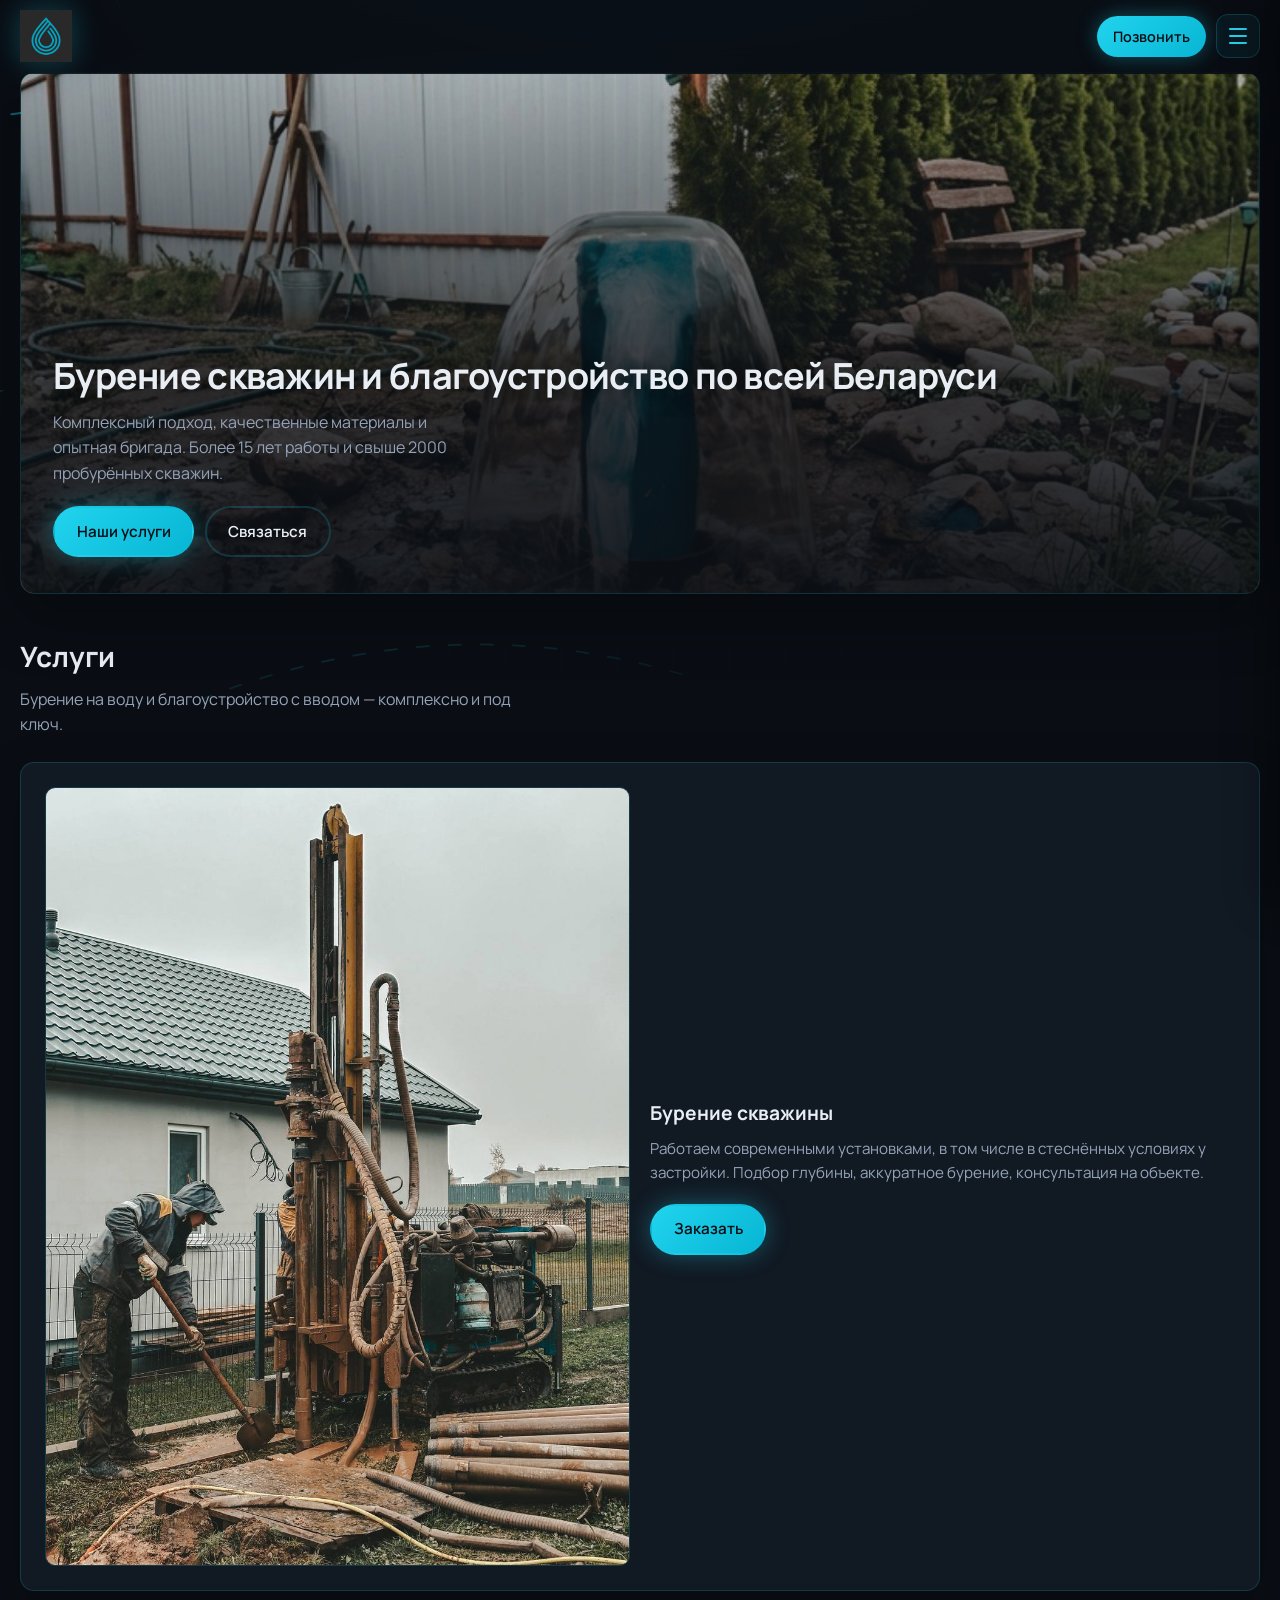
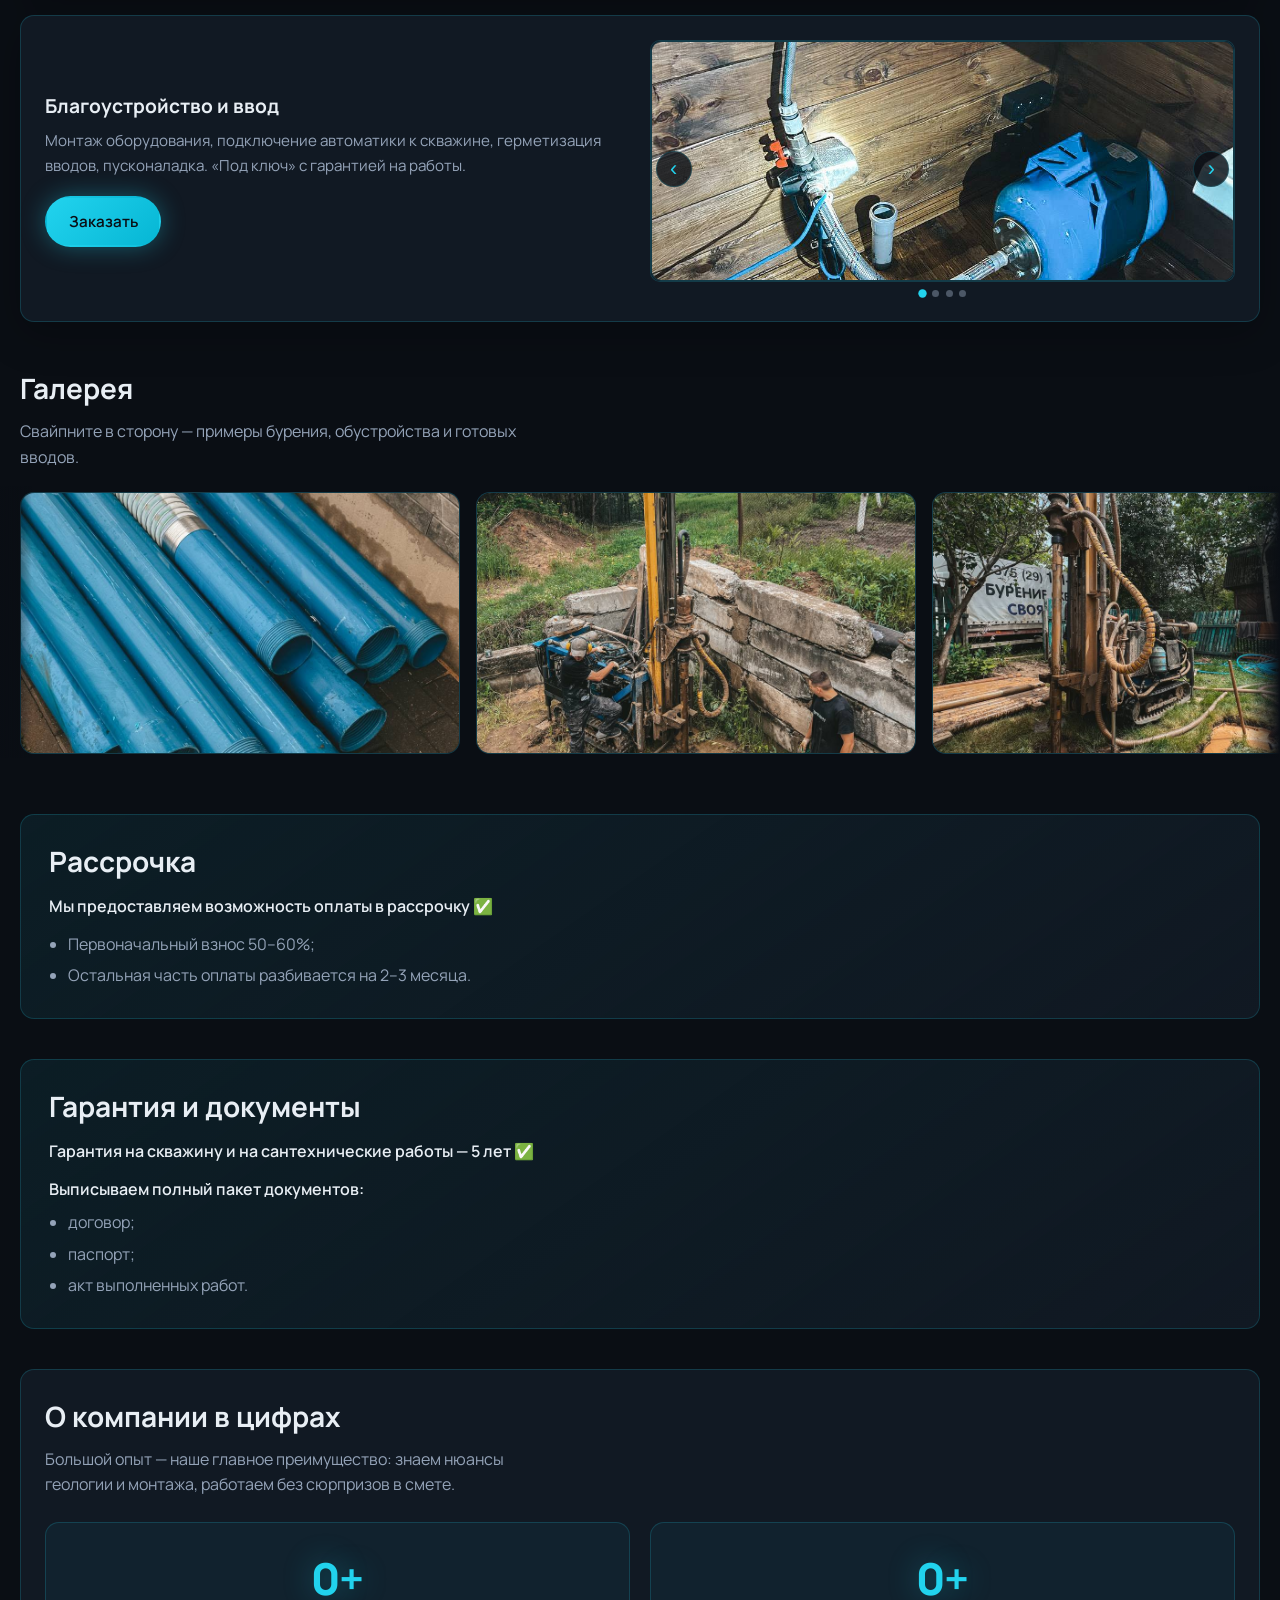
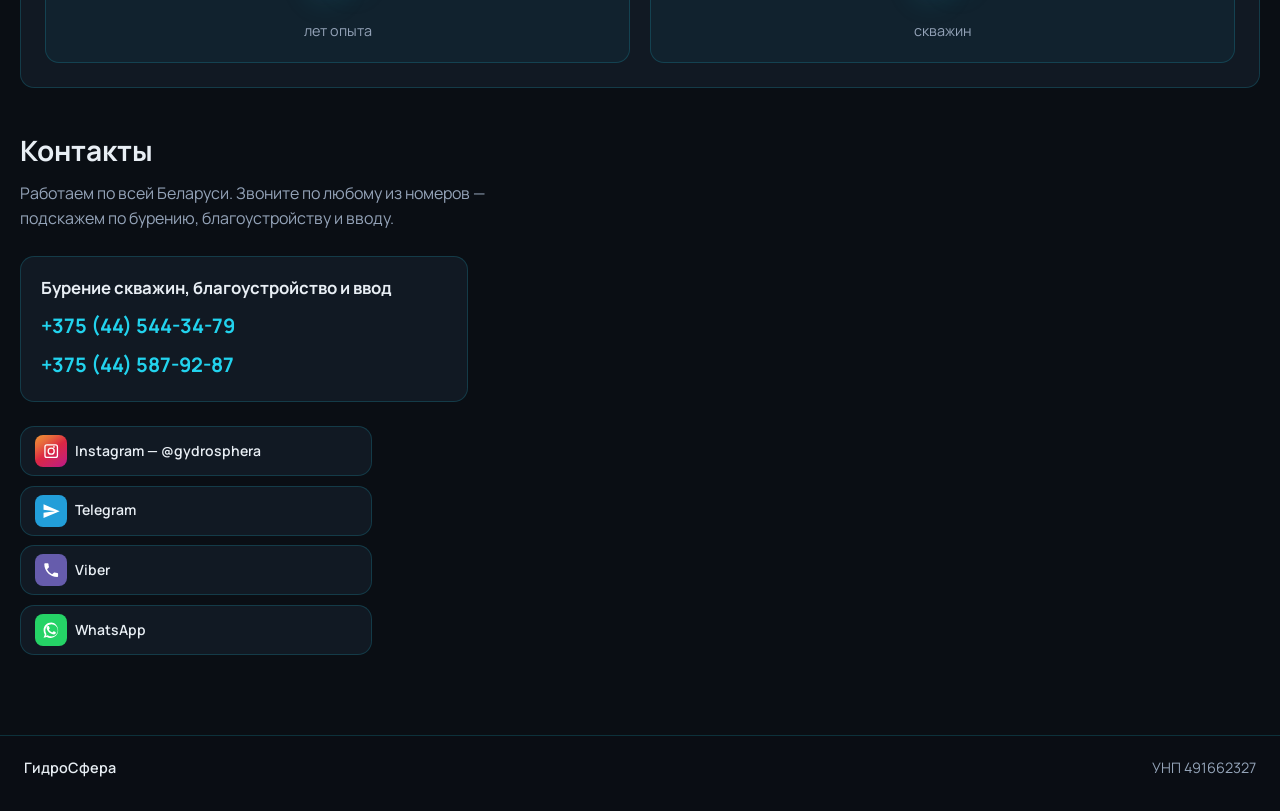
<file: public/index.html>
<!DOCTYPE html>
<html lang="ru">
<head>
  <meta charset="UTF-8" />
  <!-- Google Tag Manager -->
  <script>(function(w,d,s,l,i){w[l]=w[l]||[];w[l].push({'gtm.start':
  new Date().getTime(),event:'gtm.js'});var f=d.getElementsByTagName(s)[0],
  j=d.createElement(s),dl=l!='dataLayer'?'&l='+l:'';j.async=true;j.src=
  'https://www.googletagmanager.com/gtm.js?id='+i+dl;f.parentNode.insertBefore(j,f);
  })(window,document,'script','dataLayer','GTM-M7L6M87T');</script>
  <!-- End Google Tag Manager -->
  <meta name="viewport" content="width=device-width, initial-scale=1" />
  <meta name="description" content="ГидроСфера — бурение скважин и благоустройство под ключ по всей Беларуси. 15+ лет опыта, 2000+ скважин." />
  <meta name="yandex-verification" content="5a4e4db9c6df7a46" />
  <title>ГидроСфера — бурение скважин и благоустройство</title>
  <link rel="preconnect" href="https://fonts.googleapis.com" />
  <link rel="preconnect" href="https://fonts.gstatic.com" crossorigin />
  <link href="https://fonts.googleapis.com/css2?family=Manrope:wght@400;500;600;700&display=swap" rel="stylesheet" />
  <link rel="stylesheet" href="css/styles.css" />
</head>
<body>
  <!-- Google Tag Manager (noscript) -->
  <noscript><iframe src="https://www.googletagmanager.com/ns.html?id=GTM-M7L6M87T"
  height="0" width="0" style="display:none;visibility:hidden"></iframe></noscript>
  <!-- End Google Tag Manager (noscript) -->
  <canvas id="water-fx" class="water-fx" aria-hidden="true"></canvas>
  <div class="pipe-bg" aria-hidden="true">
    <svg class="pipe-svg" xmlns="http://www.w3.org/2000/svg" preserveAspectRatio="xMidYMid slice">
      <defs>
        <linearGradient id="pipe-glow" x1="0%" y1="0%" x2="100%" y2="100%">
          <stop offset="0%" style="stop-color:#22d3ee;stop-opacity:0.5" />
          <stop offset="100%" style="stop-color:#0891b2;stop-opacity:0.15" />
        </linearGradient>
      </defs>
      <path class="pipe-line" d="M-20,120 Q180,80 400,140 T900,100" fill="none" stroke="url(#pipe-glow)" stroke-width="2" />
      <path class="pipe-line pipe-line--2" d="M100,-30 Q220,200 380,180 T720,280" fill="none" stroke="url(#pipe-glow)" stroke-width="1.5" opacity="0.6" />
      <path class="pipe-line pipe-line--3" d="M-40,400 Q300,320 500,420 T1100,380" fill="none" stroke="url(#pipe-glow)" stroke-width="1.2" opacity="0.45" />
      <path class="pipe-line pipe-line--4" d="M200,700 Q450,600 700,680 T100%,650" fill="none" stroke="url(#pipe-glow)" stroke-width="1.8" opacity="0.35" />
    </svg>
    <div class="pipe-grid"></div>
  </div>

  <header class="site-header" id="header" data-header>
    <div class="header-inner">
      <a class="logo-link" href="#top" data-nav-anchor>
        <img class="logo-img" src="images/logo.jpeg" width="180" height="180" alt="ГидроСфера" decoding="async" />
      </a>
      <div class="header-actions">
        <a class="btn-call-top" href="#contacts" data-nav-anchor>Позвонить</a>
        <button type="button" class="burger" id="burger" aria-expanded="false" aria-controls="drawer" aria-label="Открыть меню">
          <span class="burger-bar"></span>
          <span class="burger-bar"></span>
          <span class="burger-bar"></span>
        </button>
      </div>
    </div>
    <div class="drawer" id="drawer" aria-hidden="true">
      <nav class="drawer-nav" aria-label="Разделы">
        <a href="#services" data-nav-anchor>Услуги</a>
        <a href="#gallery" data-nav-anchor>Галерея</a>
        <a href="#contacts" data-nav-anchor>Контакты</a>
      </nav>
    </div>
  </header>

  <div class="header-placeholder" aria-hidden="true"></div>

  <div class="page-shell">
    <main class="main-col" id="top">
        <section class="hero">
          <div class="hero-media">
            <img
              class="hero-media__img--well-result"
              src="images/main1.jpg"
              alt="Чистая вода из пробурённой скважины"
              width="1200"
              height="900"
              fetchpriority="high"
              decoding="async"
            />
            <div class="hero-scrim"></div>
          </div>
          <div class="hero-copy">
            <h1 class="hero-title">Бурение скважин и благоустройство по всей Беларуси</h1>
            <p class="hero-text">
              Комплексный подход, качественные материалы и опытная бригада. Более 15 лет работы и свыше 2000 пробурённых скважин.
            </p>
            <div class="hero-cta">
              <a class="btn btn-primary" href="#services">Наши услуги</a>
              <a class="btn btn-ghost" href="#contacts">Связаться</a>
            </div>
          </div>
        </section>

        <section class="section" id="services">
          <h2 class="section-title">Услуги</h2>
          <p class="section-lead">Бурение на воду и благоустройство с вводом — комплексно и под ключ.</p>

          <article class="service-card">
            <div class="service-card__media">
              <img src="images/photo_2026-03-30%2013.43.27.jpeg" alt="Бурение скважины у частного дома" width="800" height="600" loading="lazy" decoding="async" />
            </div>
            <div class="service-card__body">
              <h3 class="service-card__title">Бурение скважины</h3>
              <p class="service-card__text">
                Работаем современными установками, в том числе в стеснённых условиях у застройки. Подбор глубины, аккуратное бурение, консультация на объекте.
              </p>
              <a class="btn btn-primary service-card__cta" href="#contacts">Заказать</a>
            </div>
          </article>

          <article class="service-card service-card--reverse">
            <div class="service-card__media service-card__media--blago-gallery">
              <div class="blago-gallery" data-blago-gallery>
                <button type="button" class="blago-gallery__arrow blago-gallery__arrow--prev" aria-controls="blago-gallery-track" aria-label="Предыдущее фото">‹</button>
                <div class="blago-gallery__viewport" id="blago-gallery-viewport" tabindex="0" aria-roledescription="карусель" aria-label="Фото и схемы благоустройства">
                  <ul class="blago-gallery__track" id="blago-gallery-track" role="list">
                    <li class="blago-gallery__slide">
                      <button type="button" class="blago-gallery__zoom" data-full="images/blago_in.jpg" data-alt="Монтаж автоматики и гидроаккумулятора в помещении">
                        <img src="images/blago_in.jpg" alt="Монтаж автоматики и гидроаккумулятора в помещении" width="800" height="600" loading="lazy" decoding="async" />
                      </button>
                    </li>
                    <li class="blago-gallery__slide">
                      <button type="button" class="blago-gallery__zoom" data-full="images/blago_in1.jpg" data-alt="Схема ввода водоснабжения из скважины в дом">
                        <img class="blago-gallery__img--diagram" src="images/blago_in1.jpg" alt="Схема ввода водоснабжения из скважины в дом" width="800" height="600" loading="lazy" decoding="async" />
                      </button>
                    </li>
                    <li class="blago-gallery__slide">
                      <button type="button" class="blago-gallery__zoom" data-full="images/blago_out.jpg" data-alt="Обустройство в кессоне: оборудование на объекте">
                        <img src="images/blago_out.jpg" alt="Обустройство в кессоне: оборудование на объекте" width="800" height="600" loading="lazy" decoding="async" />
                      </button>
                    </li>
                    <li class="blago-gallery__slide">
                      <button type="button" class="blago-gallery__zoom" data-full="images/blago_out1.jpg" data-alt="Схема обустройства скважины в кессоне">
                        <img class="blago-gallery__img--diagram" src="images/blago_out1.jpg" alt="Схема обустройства скважины в кессоне" width="800" height="600" loading="lazy" decoding="async" />
                      </button>
                    </li>
                  </ul>
                </div>
                <button type="button" class="blago-gallery__arrow blago-gallery__arrow--next" aria-controls="blago-gallery-track" aria-label="Следующее фото">›</button>
                <div class="blago-gallery__dots" role="group" aria-label="Галерея благоустройства"></div>
              </div>
            </div>
            <div class="service-card__body">
              <h3 class="service-card__title">Благоустройство и ввод</h3>
              <p class="service-card__text">
                Монтаж оборудования, подключение автоматики к скважине, герметизация вводов, пусконаладка. «Под ключ» с гарантией на работы.
              </p>
              <a class="btn btn-primary service-card__cta" href="#contacts">Заказать</a>
            </div>
          </article>
        </section>

        <section class="section section-gallery" id="gallery" aria-label="Галерея работ и процесса">
          <h2 class="section-title">Галерея</h2>
          <p class="section-lead section-lead--gallery">Свайпните в сторону — примеры бурения, обустройства и готовых вводов.</p>
          <div class="gallery-rail-wrap">
            <div class="gallery-rail" id="gallery-rail" tabindex="0" role="region" aria-label="Фотогалерея, листайте в сторону">
              <ul class="gallery-rail__track">
                <li class="gallery-rail__slide"><button type="button" class="gallery-thumb" data-full="images/photo_2026-03-30%2013.43.28.jpeg" data-alt="Обсадные трубы на объекте"><img src="images/photo_2026-03-30%2013.43.28.jpeg" alt="" width="640" height="420" loading="lazy" decoding="async" /></button></li>
                <li class="gallery-rail__slide"><button type="button" class="gallery-thumb" data-full="images/photo_2026-03-30%2013.43.32.jpeg" data-alt="Бурение: установка и специалисты"><img src="images/photo_2026-03-30%2013.43.32.jpeg" alt="" width="640" height="420" loading="lazy" decoding="async" /></button></li>
                <li class="gallery-rail__slide"><button type="button" class="gallery-thumb" data-full="images/photo_2026-03-30%2013.43.20.jpeg" data-alt="Буровая работа на участке с газоном"><img src="images/photo_2026-03-30%2013.43.20.jpeg" alt="" width="640" height="420" loading="lazy" decoding="async" /></button></li>
                <li class="gallery-rail__slide"><button type="button" class="gallery-thumb" data-full="images/photo_2026-03-30%2013.43.27.jpeg" data-alt="Бурение скважины у частного дома"><img src="images/photo_2026-03-30%2013.43.27.jpeg" alt="" width="640" height="420" loading="lazy" decoding="async" /></button></li>
                <li class="gallery-rail__slide"><button type="button" class="gallery-thumb" data-full="images/photo_2026-03-30%2013.43.35.jpeg" data-alt="Буровая установка рядом с домом"><img src="images/photo_2026-03-30%2013.43.35.jpeg" alt="" width="640" height="420" loading="lazy" decoding="async" /></button></li>
                <li class="gallery-rail__slide"><button type="button" class="gallery-thumb" data-full="images/main.jpeg" data-alt="Готовое водоснабжение на объекте"><img src="images/main.jpeg" alt="" width="640" height="420" loading="lazy" decoding="async" /></button></li>
                <li class="gallery-rail__slide"><button type="button" class="gallery-thumb" data-full="images/2026-03-30%2015.04.41.jpg" data-alt="Насосная станция, пробный пуск"><img class="thumb-crop--pump-top" src="images/2026-03-30%2015.04.41.jpg" alt="" width="640" height="420" loading="lazy" decoding="async" /></button></li>
                <li class="gallery-rail__slide"><button type="button" class="gallery-thumb" data-full="images/blago-1.jpeg" data-alt="Автоматика и гидроаккумулятор в помещении"><img src="images/blago-1.jpeg" alt="" width="640" height="420" loading="lazy" decoding="async" /></button></li>
                <li class="gallery-rail__slide"><button type="button" class="gallery-thumb" data-full="images/blago-2.jpeg" data-alt="Обвязка скважины в кессоне"><img src="images/blago-2.jpeg" alt="" width="640" height="420" loading="lazy" decoding="async" /></button></li>
                <li class="gallery-rail__slide"><button type="button" class="gallery-thumb" data-full="images/photo_2026-03-30%2013.43.19.jpeg" data-alt="Оголовок скважины, ввод трубы и кабеля"><img src="images/photo_2026-03-30%2013.43.19.jpeg" alt="" width="640" height="420" loading="lazy" decoding="async" /></button></li>
                <li class="gallery-rail__slide"><button type="button" class="gallery-thumb" data-full="images/photo_2026-03-30%2013.43.11.jpeg" data-alt="Комплектация: насос, труба и оголовок"><img src="images/photo_2026-03-30%2013.43.11.jpeg" alt="" width="640" height="420" loading="lazy" decoding="async" /></button></li>
              </ul>
            </div>
          </div>
        </section>

        <section class="section section--installment" id="installment">
          <div class="installment-card">
            <h2 class="section-title section-title--in-card">Рассрочка</h2>
            <p class="installment-intro">Мы предоставляем возможность оплаты в рассрочку ✅</p>
            <ul class="installment-list">
              <li>Первоначальный взнос 50–60%;</li>
              <li>Остальная часть оплаты разбивается на 2–3 месяца.</li>
            </ul>
          </div>
        </section>

        <section class="section section--warranty" id="warranty" aria-label="Гарантия и документы">
          <div class="installment-card">
            <h2 class="section-title section-title--in-card">Гарантия и документы</h2>
            <p class="installment-intro">Гарантия на скважину и на сантехнические работы — 5 лет ✅</p>
            <p class="warranty-docs-lead">Выписываем полный пакет документов:</p>
            <ul class="installment-list warranty-docs-list">
              <li>договор;</li>
              <li>паспорт;</li>
              <li>акт выполненных работ.</li>
            </ul>
          </div>
        </section>

        <section class="section section-stats" id="stats" data-stats-section>
          <h2 class="section-title">О компании в цифрах</h2>
          <p class="section-lead">Большой опыт — наше главное преимущество: знаем нюансы геологии и монтажа, работаем без сюрпризов в смете.</p>
          <div class="stats-grid">
            <div class="stat-block">
              <span class="stat-value"><span class="stat-num" data-target="15" data-decimals="0">0</span><span class="stat-suffix">+</span></span>
              <span class="stat-caption">лет опыта</span>
            </div>
            <div class="stat-block">
              <span class="stat-value"><span class="stat-num" data-target="2000" data-decimals="0">0</span><span class="stat-suffix">+</span></span>
              <span class="stat-caption">скважин</span>
            </div>
          </div>
        </section>

        <section class="section section--contacts" id="contacts">
          <h2 class="section-title">Контакты</h2>
          <p class="section-lead">Работаем по всей Беларуси. Звоните по любому из номеров — подскажем по бурению, благоустройству и вводу.</p>
          <div class="contacts-grid contacts-grid--single">
            <div class="contact-block">
              <h3>Бурение скважин, благоустройство и ввод</h3>
              <div class="contact-tel-list">
                <a class="contact-tel" href="tel:+375445443479">+375 (44) 544-34-79</a>
                <a class="contact-tel" href="tel:+375445879287">+375 (44) 587-92-87</a>
              </div>
            </div>
          </div>
          <div class="contacts-social">
            <a
              class="social-chip social-chip--instagram"
              href="https://www.instagram.com/gydrosphera?igsh=NHYzYXYzOWxzYXF4"
              target="_blank"
              rel="noopener noreferrer"
            >
              <span class="social-chip__badge social-chip__badge--instagram" aria-hidden="true">
                <svg class="social-chip__svg" viewBox="0 0 24 24" fill="none" xmlns="http://www.w3.org/2000/svg" aria-hidden="true">
                  <path d="M12 7.2A4.8 4.8 0 1 0 12 16.8 4.8 4.8 0 0 0 12 7.2Zm0 7.9a3.1 3.1 0 1 1 0-6.2 3.1 3.1 0 0 1 0 6.2Z" fill="currentColor"/>
                  <path d="M16.7 6.4a1.1 1.1 0 1 1-2.2 0 1.1 1.1 0 0 1 2.2 0Z" fill="currentColor"/>
                  <path d="M17.6 3H6.4A3.4 3.4 0 0 0 3 6.4v11.2A3.4 3.4 0 0 0 6.4 21h11.2a3.4 3.4 0 0 0 3.4-3.4V6.4A3.4 3.4 0 0 0 17.6 3Zm1.7 14.6a1.7 1.7 0 0 1-1.7 1.7H6.4a1.7 1.7 0 0 1-1.7-1.7V6.4a1.7 1.7 0 0 1 1.7-1.7h11.2a1.7 1.7 0 0 1 1.7 1.7v11.2Z" fill="currentColor"/>
                </svg>
              </span>
              <span class="social-chip__text">Instagram — @gydrosphera</span>
            </a>
            <a
              class="social-chip social-chip--telegram"
              href="https://t.me/+375445443479"
              target="_blank"
              rel="noopener noreferrer"
            >
              <span class="social-chip__badge social-chip__badge--telegram" aria-hidden="true">
                <svg class="social-chip__svg" viewBox="0 0 24 24" fill="currentColor" xmlns="http://www.w3.org/2000/svg" aria-hidden="true">
                  <path d="M2.01 21 23 12 2.01 3 2 10l15 2-15 2z"/>
                </svg>
              </span>
              <span class="social-chip__text">Telegram</span>
            </a>
            <a
              class="social-chip social-chip--viber"
              href="viber://chat?number=375445443479"
              aria-label="Открыть чат в Viber, номер +375445443479"
            >
              <span class="social-chip__badge social-chip__badge--viber" aria-hidden="true">
                <svg class="social-chip__svg" viewBox="0 0 24 24" fill="currentColor" xmlns="http://www.w3.org/2000/svg" aria-hidden="true">
                  <path d="M6.62 10.79c1.44 2.83 3.76 5.14 6.59 6.59l2.2-2.2c.27-.27.67-.36 1.02-.24 1.12.37 2.33.57 3.57.57.55 0 1 .45 1 1V20c0 .55-.45 1-1 1-9.39 0-17-7.61-17-17 0-.55.45-1 1-1h3.5c.55 0 1 .45 1 1 0 1.25.2 2.45.57 3.57.11.35.03.74-.25 1.02l-2.2 2.2z"/>
                </svg>
              </span>
              <span class="social-chip__text">Viber</span>
            </a>
            <a
              class="social-chip social-chip--whatsapp"
              href="https://wa.me/375445443479"
              target="_blank"
              rel="noopener noreferrer"
            >
              <span class="social-chip__badge social-chip__badge--whatsapp" aria-hidden="true">
                <svg class="social-chip__svg" viewBox="0 0 24 24" fill="currentColor" xmlns="http://www.w3.org/2000/svg" aria-hidden="true">
                  <path d="M17.47 14.38c-.3-.15-1.76-.87-2.03-.97-.27-.1-.47-.15-.67.15-.2.3-.77.97-.94 1.16-.17.2-.35.22-.65.07-.3-.15-1.26-.46-2.39-1.47-.88-.79-1.48-1.76-1.65-2.06-.17-.3-.02-.46.13-.61.13-.13.3-.35.45-.52.15-.17.2-.3.3-.5.1-.2.05-.37-.02-.52-.07-.15-.67-1.61-.92-2.21-.24-.58-.49-.5-.67-.51h-.57c-.2 0-.52.07-.79.37-.27.3-1.04 1.02-1.04 2.48 0 1.46 1.07 2.88 1.22 3.07.15.2 2.1 3.2 5.08 4.49.71.3 1.26.49 1.69.62.71.23 1.36.2 1.87.12.57-.09 1.76-.72 2-1.41.25-.7.25-1.29.17-1.41-.08-.12-.27-.2-.57-.35z"/>
                  <path d="M12.05 2C6.5 2 2.06 6.44 2.06 11.98c0 2.1.55 4.14 1.59 5.95L2 22l4.3-1.13a9.9 9.9 0 0 0 4.75 1.21h.01c5.55 0 10.01-4.44 10.01-9.98C21.07 6.44 16.6 2 12.05 2zm0 17.9h-.01a8.1 8.1 0 0 1-4.12-1.13l-.3-.18-2.47.65.66-2.41-.19-.3a8.07 8.07 0 0 1-1.24-4.35c0-4.47 3.64-8.1 8.12-8.1a8.06 8.06 0 0 1 5.72 2.37 8.05 8.05 0 0 1 2.37 5.73c0 4.47-3.64 8.1-8.12 8.1z"/>
                </svg>
              </span>
              <span class="social-chip__text">WhatsApp</span>
            </a>
          </div>
        </section>
    </main>
  </div>

  <footer class="site-footer">
    <div class="footer-inner">
      <span class="footer-name">ГидроСфера</span>
      <span class="footer-unp">УНП 491662327</span>
    </div>
  </footer>

  <div class="lightbox" id="lightbox" hidden>
    <button type="button" class="lightbox-close" id="lightbox-close" aria-label="Закрыть">×</button>
    <img class="lightbox-img" id="lightbox-img" alt="" />
  </div>

  <script src="js/main.js"></script>
  <script src="js/water-jet.js"></script>
</body>
</html>
</file>
<file: public/css/styles.css>
:root {
  --bg-deep: #0a0e14;
  --bg-panel: #111923;
  --bg-panel-hover: #162030;
  --text: #e8eef4;
  --text-muted: #94a3b8;
  --neon: #22d3ee;
  --neon-dim: rgba(34, 211, 238, 0.35);
  --neon-glow: rgba(34, 211, 238, 0.12);
  --border: rgba(34, 211, 238, 0.18);
  --header-compact: 72px;
  --font: "Manrope", system-ui, sans-serif;
  --ease: cubic-bezier(0.22, 1, 0.36, 1);
  --radius: 14px;
}

*,
*::before,
*::after {
  box-sizing: border-box;
}

html {
  scroll-behavior: smooth;
  /* якоря (#services и т.д.) — заголовок не под фиксированной шапкой */
  scroll-padding-top: calc(var(--header-compact) + 0.75rem);
}

@media (prefers-reduced-motion: reduce) {
  html {
    scroll-behavior: auto;
  }
  *,
  *::before,
  *::after {
    animation-duration: 0.01ms !important;
    transition-duration: 0.01ms !important;
  }

  .pipe-line {
    animation: none !important;
  }
}

body {
  margin: 0;
  font-family: var(--font);
  font-size: 1rem;
  line-height: 1.6;
  color: var(--text);
  background: var(--bg-deep);
}

img {
  max-width: 100%;
  height: auto;
  display: block;
}

a {
  color: var(--neon);
}

a:hover {
  color: #67e8f9;
}

/* ——— Neon pipe background ——— */

.pipe-bg {
  position: fixed;
  inset: 0;
  z-index: -2;
  pointer-events: none;
  background: radial-gradient(ellipse 100% 80% at 50% -20%, rgba(8, 145, 178, 0.18), transparent 55%), var(--bg-deep);
}

.pipe-svg {
  position: absolute;
  width: 100%;
  height: 100%;
  filter: drop-shadow(0 0 12px rgba(34, 211, 238, 0.25));
}

.pipe-line {
  stroke-linecap: round;
  animation: pipe-flow 28s ease-in-out infinite;
}

.pipe-line--2 {
  animation-duration: 36s;
  animation-delay: -4s;
}

.pipe-line--3 {
  animation-duration: 32s;
  animation-delay: -8s;
}

.pipe-line--4 {
  animation-duration: 40s;
  animation-delay: -12s;
}

@keyframes pipe-flow {
  0%,
  100% {
    stroke-dashoffset: 0;
    opacity: 0.5;
  }
  50% {
    stroke-dashoffset: -80;
    opacity: 0.85;
  }
}

.pipe-line {
  stroke-dasharray: 12 20;
}

.pipe-grid {
  position: absolute;
  inset: 0;
  opacity: 0.22;
  background-image:
    linear-gradient(rgba(34, 211, 238, 0.12) 1px, transparent 1px),
    linear-gradient(90deg, rgba(34, 211, 238, 0.1) 1px, transparent 1px);
  background-size: 56px 56px;
  mask-image: radial-gradient(ellipse 85% 70% at 50% 30%, black 20%, transparent 75%);
}

/* ——— Header ——— */

.site-header {
  position: fixed;
  top: 0;
  left: 0;
  right: 0;
  z-index: 100;
  background: rgba(10, 14, 20, 0.78);
  backdrop-filter: blur(14px);
  -webkit-backdrop-filter: blur(14px);
  border-bottom: 1px solid transparent;
  transition:
    border-color 0.35s var(--ease),
    box-shadow 0.35s var(--ease);
}

.site-header.is-scrolled {
  border-color: var(--border);
  box-shadow: 0 8px 32px rgba(0, 0, 0, 0.35);
}

.header-inner {
  display: flex;
  align-items: center;
  justify-content: space-between;
  flex-wrap: wrap;
  gap: 0.65rem 0.75rem;
  max-width: 1280px;
  margin: 0 auto;
  padding: 0.65rem 1.25rem;
  min-height: var(--header-compact);
}

.logo-link {
  line-height: 0;
  flex-shrink: 0;
}

.logo-img {
  height: clamp(44px, 10vw, 52px);
  width: auto;
  object-fit: contain;
  filter: drop-shadow(0 0 14px rgba(34, 211, 238, 0.28));
}

.header-actions {
  display: flex;
  align-items: center;
  gap: 0.65rem;
}

.btn-call-top {
  display: inline-flex;
  align-items: center;
  justify-content: center;
  padding: 0.55rem 1rem;
  font-weight: 600;
  font-size: 0.9rem;
  text-decoration: none;
  color: var(--bg-deep);
  background: linear-gradient(135deg, var(--neon), #06b6d4);
  border-radius: 999px;
  box-shadow: 0 0 20px rgba(34, 211, 238, 0.35);
  transition:
    transform 0.2s var(--ease),
    box-shadow 0.2s var(--ease);
}

.btn-call-top:hover {
  color: var(--bg-deep);
  transform: translateY(-1px);
  box-shadow: 0 0 28px rgba(34, 211, 238, 0.5);
}

.burger {
  display: flex;
  flex-direction: column;
  justify-content: center;
  gap: 5px;
  width: 2.75rem;
  height: 2.75rem;
  padding: 0;
  border: 1px solid var(--border);
  border-radius: 12px;
  background: rgba(34, 211, 238, 0.06);
  cursor: pointer;
  transition: background 0.25s var(--ease);
}

.burger:hover {
  background: rgba(34, 211, 238, 0.12);
}

.burger-bar {
  display: block;
  width: 1.1rem;
  height: 2px;
  margin: 0 auto;
  background: var(--neon);
  border-radius: 1px;
  transition:
    transform 0.35s var(--ease),
    opacity 0.2s;
}

.burger[aria-expanded="true"] .burger-bar:nth-child(1) {
  transform: translateY(7px) rotate(45deg);
}

.burger[aria-expanded="true"] .burger-bar:nth-child(2) {
  opacity: 0;
}

.burger[aria-expanded="true"] .burger-bar:nth-child(3) {
  transform: translateY(-7px) rotate(-45deg);
}

.drawer {
  position: fixed;
  top: 0;
  right: 0;
  width: min(300px, 86vw);
  height: 100vh;
  padding: calc(var(--header-compact) + 1.5rem) 1.5rem 2rem;
  background: rgba(17, 25, 35, 0.97);
  border-left: 1px solid var(--border);
  box-shadow: -12px 0 40px rgba(0, 0, 0, 0.45);
  transform: translateX(100%);
  transition: transform 0.4s var(--ease);
  z-index: 99;
}

.drawer.is-open {
  transform: translateX(0);
}

.drawer-nav {
  display: flex;
  flex-direction: column;
  gap: 0.35rem;
}

.drawer-nav a {
  padding: 0.9rem 1rem;
  font-size: 1.1rem;
  font-weight: 600;
  text-decoration: none;
  color: var(--text);
  border-radius: var(--radius);
  border: 1px solid transparent;
  transition:
    background 0.2s,
    border-color 0.2s;
}

.drawer-nav a:hover {
  background: var(--neon-glow);
  border-color: var(--border);
  color: var(--neon);
}

.drawer-backdrop {
  position: fixed;
  inset: 0;
  z-index: 98;
  background: rgba(0, 0, 0, 0.45);
  opacity: 0;
  visibility: hidden;
  transition: opacity 0.3s var(--ease);
}

.drawer-backdrop.is-visible {
  opacity: 1;
  visibility: visible;
  pointer-events: auto;
}

.drawer-backdrop:not(.is-visible) {
  pointer-events: none;
}

.header-placeholder {
  height: var(--header-compact);
}

/* ——— Water touch FX (canvas) ——— */

.water-fx {
  position: fixed;
  inset: 0;
  z-index: 40;
  pointer-events: none;
}

/* ——— Layout ——— */

.page-shell {
  max-width: 1280px;
  margin: 0 auto;
  padding: 0 1.25rem 3rem;
}

.main-col {
  min-width: 0;
}

/* ——— Hero ——— */

.hero {
  position: relative;
  border-radius: var(--radius);
  overflow: hidden;
  margin-bottom: 2.5rem;
  border: 1px solid var(--border);
  box-shadow: 0 20px 60px rgba(0, 0, 0, 0.4);
}

.hero-media {
  position: relative;
  max-height: min(70vh, 520px);
}

.hero-media img {
  width: 100%;
  height: min(70vh, 520px);
  object-fit: cover;
}

/* Кадр: ~2/3 высоты снимка, сдвиг +10cm по вертикали */
.hero-media__img--well-result {
  object-position: center 56%;
}

.hero-scrim {
  position: absolute;
  inset: 0;
  background: linear-gradient(180deg, rgba(10, 14, 20, 0.2) 0%, rgba(10, 14, 20, 0.75) 55%, rgba(10, 14, 20, 0.92) 100%);
  pointer-events: none;
}

.hero-copy {
  position: relative;
  padding: 1.5rem 1.5rem 1.75rem;
  margin-top: -4rem;
}

@media (min-width: 640px) {
  .hero-copy {
    position: absolute;
    left: 0;
    right: 0;
    bottom: 0;
    margin-top: 0;
    padding: 2rem 2rem 2.25rem;
  }
}

.hero-title {
  margin: 0 0 0.75rem;
  font-size: clamp(1.5rem, 4vw, 2.25rem);
  font-weight: 700;
  line-height: 1.2;
  letter-spacing: -0.02em;
  text-shadow: 0 2px 24px rgba(0, 0, 0, 0.6);
}

.hero-text {
  margin: 0 0 1.25rem;
  max-width: 40ch;
  color: var(--text-muted);
  font-size: 1rem;
}

.hero-cta {
  display: flex;
  flex-wrap: wrap;
  gap: 0.65rem;
}

.btn {
  display: inline-flex;
  align-items: center;
  justify-content: center;
  padding: 0.7rem 1.35rem;
  font-family: inherit;
  font-weight: 600;
  font-size: 0.95rem;
  text-decoration: none;
  border-radius: 999px;
  border: 2px solid transparent;
  cursor: pointer;
  transition:
    transform 0.2s var(--ease),
    box-shadow 0.2s var(--ease),
    background 0.2s;
}

.btn-primary {
  background: linear-gradient(135deg, var(--neon), #06b6d4);
  color: var(--bg-deep);
  box-shadow: 0 0 24px rgba(34, 211, 238, 0.35);
}

.btn-primary:hover {
  color: var(--bg-deep);
  transform: translateY(-1px);
}

.btn-ghost {
  background: transparent;
  color: var(--text);
  border-color: var(--border);
}

.btn-ghost:hover {
  border-color: var(--neon);
  color: var(--neon);
}

/* ——— Sections ——— */

.section {
  margin-bottom: 2.75rem;
}

.section-title {
  margin: 0 0 0.5rem;
  font-size: clamp(1.35rem, 2.8vw, 1.75rem);
  font-weight: 700;
}

.section-lead {
  margin: 0 0 1.5rem;
  color: var(--text-muted);
  max-width: 52ch;
}

.section-lead--gallery {
  margin-bottom: 1rem;
}

/* ——— Services ——— */

.service-card {
  display: grid;
  gap: 1.25rem;
  padding: 1.25rem;
  margin-bottom: 1.5rem;
  background: var(--bg-panel);
  border: 1px solid var(--border);
  border-radius: var(--radius);
  box-shadow: 0 12px 40px rgba(0, 0, 0, 0.25);
  transition: border-color 0.25s var(--ease);
}

.service-card:hover {
  border-color: rgba(34, 211, 238, 0.35);
}

@media (min-width: 768px) {
  .service-card {
    grid-template-columns: 1fr 1fr;
    align-items: center;
    padding: 1.5rem;
  }

  .service-card--reverse .service-card__media {
    order: 2;
  }

  .service-card--reverse .service-card__body {
    order: 1;
  }
}

.service-card__body {
  display: flex;
  flex-direction: column;
  align-items: flex-start;
}

.service-card__media img {
  width: 100%;
  height: 220px;
  object-fit: cover;
  border-radius: calc(var(--radius) - 4px);
  border: 1px solid var(--border);
}

.service-card__media--pair {
  display: grid;
  gap: 0.65rem;
}

.service-card__media--pair img {
  height: 160px;
}

/* Благоустройство: карусель (свайп + стрелки + точки) */
.service-card__media--blago-gallery {
  min-height: 0;
}

.blago-gallery {
  position: relative;
  width: 100%;
}

.blago-gallery__viewport {
  overflow-x: auto;
  scroll-snap-type: x mandatory;
  scroll-behavior: smooth;
  -webkit-overflow-scrolling: touch;
  border-radius: calc(var(--radius) - 4px);
  border: 1px solid var(--border);
  background: var(--bg-panel);
  scrollbar-width: thin;
  scrollbar-color: rgba(34, 211, 238, 0.35) transparent;
}

.blago-gallery__viewport::-webkit-scrollbar {
  height: 5px;
}

.blago-gallery__viewport::-webkit-scrollbar-thumb {
  background: rgba(34, 211, 238, 0.35);
  border-radius: 3px;
}

.blago-gallery__track {
  display: flex;
  margin: 0;
  padding: 0;
  list-style: none;
}

.blago-gallery__slide {
  flex: 0 0 100%;
  scroll-snap-align: start;
  scroll-snap-stop: always;
}

.blago-gallery__zoom {
  display: block;
  width: 100%;
  margin: 0;
  padding: 0;
  border: none;
  cursor: zoom-in;
  background: transparent;
  border-radius: inherit;
}

.blago-gallery__zoom:focus-visible {
  outline: 2px solid var(--neon);
  outline-offset: 2px;
}

.blago-gallery__zoom img {
  display: block;
  width: 100%;
  height: 200px;
  object-fit: cover;
}

.blago-gallery__img--diagram {
  object-fit: contain;
  background: rgba(15, 23, 42, 0.55);
}

.blago-gallery__arrow {
  position: absolute;
  top: 50%;
  z-index: 2;
  transform: translateY(-50%);
  width: 2.25rem;
  height: 2.25rem;
  padding: 0;
  border: 1px solid var(--border);
  border-radius: 50%;
  background: rgba(10, 14, 20, 0.82);
  color: var(--neon);
  font-size: 1.35rem;
  line-height: 1;
  cursor: pointer;
  display: flex;
  align-items: center;
  justify-content: center;
  transition:
    background 0.2s var(--ease),
    color 0.2s;
}

.blago-gallery__arrow:hover {
  background: rgba(34, 211, 238, 0.15);
  color: #a5f3fc;
}

.blago-gallery__arrow--prev {
  left: 0.35rem;
}

.blago-gallery__arrow--next {
  right: 0.35rem;
}

.blago-gallery__dots {
  display: flex;
  justify-content: center;
  gap: 0.4rem;
  margin-top: 0.5rem;
}

.blago-gallery__dot {
  width: 7px;
  height: 7px;
  padding: 0;
  border: none;
  border-radius: 50%;
  background: rgba(148, 163, 184, 0.45);
  cursor: pointer;
  transition:
    background 0.2s,
    transform 0.2s;
}

.blago-gallery__dot.is-active {
  background: var(--neon);
  transform: scale(1.2);
}

@media (min-width: 768px) {
  .service-card__media img {
    height: 100%;
    min-height: 260px;
  }

  .service-card__media--pair img {
    min-height: 0;
    height: 125px;
  }

  .service-card__media--blago-gallery .blago-gallery__zoom img {
    min-height: 0;
    height: 240px;
  }
}

.service-card__title {
  margin: 0 0 0.5rem;
  font-size: 1.2rem;
}

.service-card__text {
  margin: 0 0 1rem;
  color: var(--text-muted);
  font-size: 0.95rem;
}

.service-card__cta {
  margin-top: 0.15rem;
}

/* ——— Installment ——— */

.section--installment {
  margin-bottom: 2.5rem;
}

.installment-card {
  padding: 1.5rem 1.75rem;
  background: linear-gradient(145deg, rgba(34, 211, 238, 0.08), var(--bg-panel));
  border: 1px solid var(--border);
  border-radius: var(--radius);
}

.section-title--in-card {
  margin-bottom: 0.65rem;
}

.installment-intro {
  margin: 0 0 0.75rem;
  font-weight: 600;
}

.installment-list {
  margin: 0;
  padding-left: 1.2rem;
  color: var(--text-muted);
}

.installment-list li {
  margin-bottom: 0.35rem;
}

/* ——— Warranty & documents ——— */

.section--warranty {
  margin-bottom: 2.5rem;
}

.warranty-docs-lead {
  margin: 0 0 0.5rem;
  font-weight: 600;
  color: var(--text);
}

.warranty-docs-list {
  margin-top: 0;
}

/* ——— Stats ——— */

.section-stats {
  padding: 1.5rem;
  background: var(--bg-panel);
  border: 1px solid var(--border);
  border-radius: var(--radius);
  margin-bottom: 2.5rem;
}

.stats-grid {
  display: grid;
  grid-template-columns: repeat(auto-fit, minmax(160px, 1fr));
  gap: 1.25rem;
  margin-top: 1rem;
}

.stat-block {
  text-align: center;
  padding: 1.25rem;
  background: rgba(34, 211, 238, 0.05);
  border-radius: var(--radius);
  border: 1px solid var(--border);
}

.stat-value {
  display: block;
  font-size: clamp(2rem, 5vw, 2.75rem);
  font-weight: 800;
  font-variant-numeric: tabular-nums;
  color: var(--neon);
  text-shadow: 0 0 30px var(--neon-dim);
}

.stat-suffix {
  font-weight: 700;
}

.stat-caption {
  display: block;
  margin-top: 0.35rem;
  font-size: 0.9rem;
  color: var(--text-muted);
}

/* ——— Contacts ——— */

.section--contacts {
  margin-bottom: 2rem;
}

.contacts-grid {
  display: grid;
  gap: 1rem;
  margin-bottom: 1.5rem;
}

@media (min-width: 560px) {
  .contacts-grid:not(.contacts-grid--single) {
    grid-template-columns: 1fr 1fr;
  }
}

.contacts-grid--single {
  max-width: 28rem;
}

.contact-tel-list {
  display: flex;
  flex-direction: column;
  align-items: flex-start;
  gap: 0.45rem;
}

.contact-block {
  padding: 1.25rem;
  background: var(--bg-panel);
  border: 1px solid var(--border);
  border-radius: var(--radius);
}

.contact-block h3 {
  margin: 0 0 0.65rem;
  font-size: 1.05rem;
  font-weight: 700;
  line-height: 1.35;
  color: var(--text);
}

.contact-tel {
  font-size: 1.25rem;
  font-weight: 700;
  text-decoration: none;
  color: var(--neon);
}

.contact-tel:hover {
  color: #a5f3fc;
}

.contacts-social {
  display: flex;
  flex-direction: column;
  align-items: stretch;
  gap: 0.6rem;
  max-width: 22rem;
}

.social-chip {
  display: flex;
  align-items: center;
  gap: 0.5rem;
  padding: 0.5rem 0.9rem;
  background: var(--bg-panel);
  border: 1px solid var(--border);
  border-radius: var(--radius);
  font-weight: 600;
  font-size: 0.875rem;
  text-decoration: none;
  color: var(--text);
  transition: border-color 0.15s ease, color 0.15s ease, box-shadow 0.15s ease;
}

.social-chip:hover {
  border-color: var(--neon);
  color: var(--neon);
  box-shadow: 0 0 0 1px rgba(34, 211, 238, 0.2);
}

.social-chip__badge {
  width: 2rem;
  height: 2rem;
  border-radius: 8px;
  display: flex;
  align-items: center;
  justify-content: center;
  flex-shrink: 0;
  color: #fff;
}

.social-chip__svg {
  width: 1.15rem;
  height: 1.15rem;
  display: block;
}

.social-chip__badge--instagram {
  background: linear-gradient(145deg, #f09433, #e6683c, #dc2743, #cc2366, #bc1888);
}

.social-chip__badge--telegram {
  background: #229ed9;
}

.social-chip__badge--viber {
  background: #665cac;
}

.social-chip__badge--whatsapp {
  background: #25d366;
}

.social-chip:hover .social-chip__badge {
  filter: brightness(1.08);
}

.social-chip__text {
  line-height: 1.2;
}

/* ——— Gallery rail (horizontal swipe) ——— */

.section-gallery {
  margin-bottom: 2.75rem;
}

.gallery-rail-wrap {
  position: relative;
  margin-left: -1.25rem;
  margin-right: -1.25rem;
}

.gallery-rail-wrap::before,
.gallery-rail-wrap::after {
  content: "";
  position: absolute;
  top: 0;
  bottom: 0.75rem;
  width: 2rem;
  z-index: 1;
  pointer-events: none;
}

.gallery-rail-wrap::before {
  left: 0;
  background: linear-gradient(90deg, var(--bg-deep), transparent);
}

.gallery-rail-wrap::after {
  right: 0;
  background: linear-gradient(-90deg, var(--bg-deep), transparent);
}

.gallery-rail {
  overflow-x: auto;
  overflow-y: hidden;
  scroll-snap-type: x mandatory;
  scroll-padding-inline: 1.25rem;
  -webkit-overflow-scrolling: touch;
  scrollbar-width: thin;
  scrollbar-color: rgba(34, 211, 238, 0.35) transparent;
  outline: none;
}

.gallery-rail:focus-visible {
  box-shadow: 0 0 0 2px rgba(34, 211, 238, 0.45);
  border-radius: var(--radius);
}

.gallery-rail::-webkit-scrollbar {
  height: 6px;
}

.gallery-rail::-webkit-scrollbar-thumb {
  background: rgba(34, 211, 238, 0.35);
  border-radius: 3px;
}

.gallery-rail__track {
  display: flex;
  gap: 1rem;
  list-style: none;
  margin: 0;
  padding: 0.35rem 1.25rem 1rem;
  width: max-content;
}

.gallery-rail__slide {
  flex: 0 0 min(calc(100vw - 3.5rem), 440px);
  max-width: 440px;
  scroll-snap-align: center;
  scroll-snap-stop: always;
}

.gallery-thumb {
  display: block;
  width: 100%;
  padding: 0;
  border: 1px solid var(--border);
  border-radius: var(--radius);
  overflow: hidden;
  cursor: zoom-in;
  background: var(--bg-panel);
  transition:
    border-color 0.25s var(--ease),
    box-shadow 0.25s var(--ease);
}

.gallery-thumb:hover {
  border-color: rgba(34, 211, 238, 0.45);
  box-shadow: 0 0 24px rgba(34, 211, 238, 0.12);
}

.gallery-thumb:focus-visible {
  outline: 2px solid var(--neon);
  outline-offset: 2px;
}

.gallery-thumb img {
  width: 100%;
  height: min(52vw, 280px);
  max-height: 300px;
  object-fit: cover;
}

.gallery-thumb img.thumb-crop--well-bottom {
  object-position: center 78%;
}

.gallery-thumb img.thumb-crop--pump-top {
  object-position: center 38%;
}

@media (min-width: 640px) {
  .gallery-thumb img {
    height: 260px;
  }

  .gallery-thumb img.thumb-crop--pump-top {
    object-position: center 34%;
  }
}

/* ——— Footer ——— */

.site-footer {
  padding: 1.25rem 1.5rem 2rem;
  border-top: 1px solid var(--border);
  background: rgba(10, 14, 20, 0.9);
}

.footer-inner {
  max-width: 1280px;
  margin: 0 auto;
  display: flex;
  flex-wrap: wrap;
  align-items: center;
  justify-content: space-between;
  gap: 0.75rem;
  font-size: 0.9rem;
  color: var(--text-muted);
}

.footer-name {
  font-weight: 600;
  color: var(--text);
}

/* ——— Lightbox ——— */

.lightbox {
  position: fixed;
  inset: 0;
  z-index: 200;
  display: flex;
  align-items: center;
  justify-content: center;
  padding: 1rem;
  background: rgba(0, 0, 0, 0.88);
}

.lightbox[hidden] {
  display: none;
}

.lightbox-img {
  max-width: min(96vw, 1100px);
  max-height: 90vh;
  object-fit: contain;
  border-radius: 8px;
  border: 1px solid var(--border);
  box-shadow: 0 0 60px rgba(34, 211, 238, 0.12);
}

.lightbox-close {
  position: absolute;
  top: 1rem;
  right: 1rem;
  width: 3rem;
  height: 3rem;
  border: 1px solid var(--border);
  border-radius: 50%;
  background: var(--bg-panel);
  color: var(--text);
  font-size: 1.75rem;
  line-height: 1;
  cursor: pointer;
  transition: background 0.2s;
}

.lightbox-close:hover {
  background: var(--bg-panel-hover);
}
</file>
